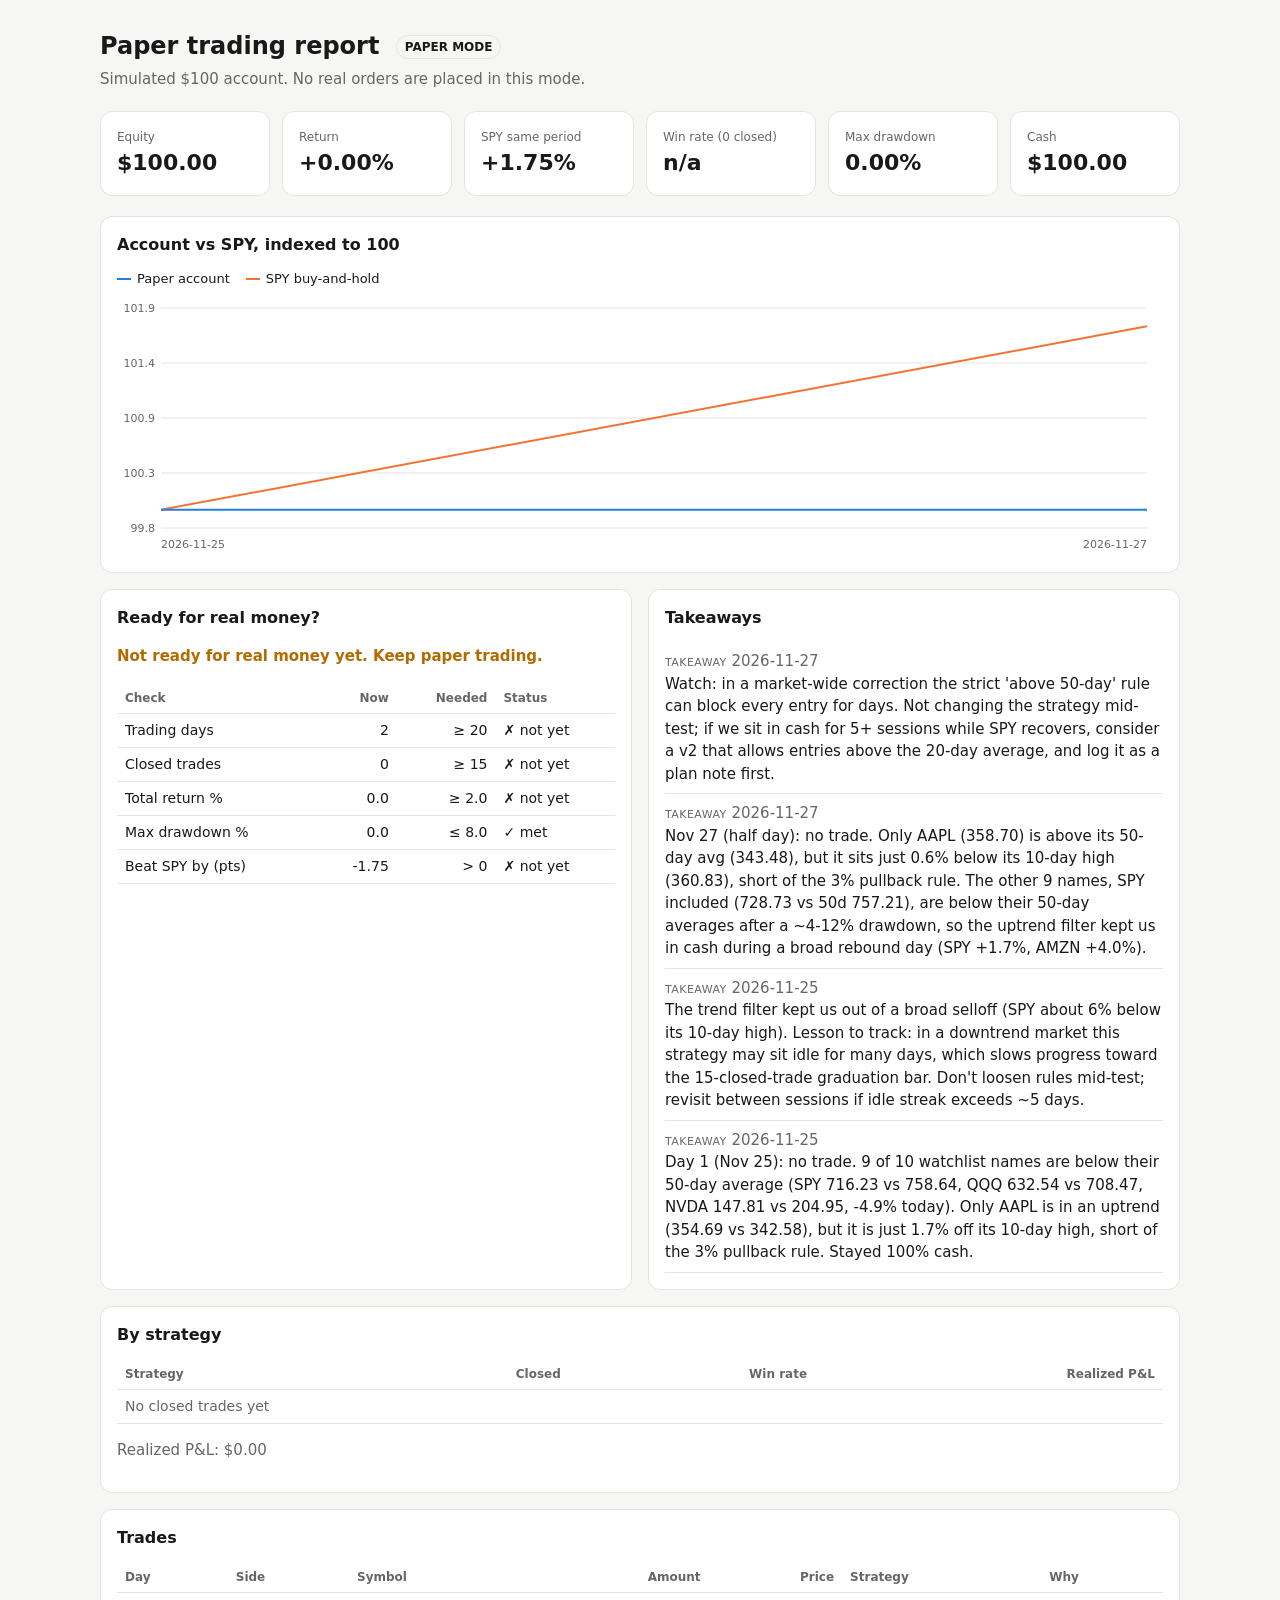
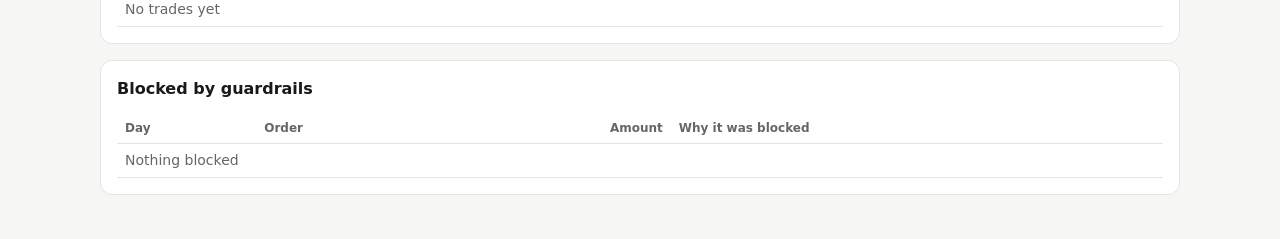
<file: report.html>
<!DOCTYPE html>
<html lang="en"><head><meta charset="utf-8"><meta name="viewport" content="width=device-width,initial-scale=1">
<title>Paper trading report</title>
<style>
.viz-root { color-scheme: light; --surface-1:#ffffff; --surface-2:#f6f6f4; --border:#e4e4e0;
  --text-primary:#191919; --text-secondary:#666666; --series-1:#257de0; --series-2:#f47230;
  --good:#008a17; --wait:#b26b00; }
@media (prefers-color-scheme: dark) { :root:where(:not([data-theme="light"])) .viz-root { color-scheme: dark;
  --surface-1:#191919; --surface-2:#222220; --border:#333331; --text-primary:#efefef; --text-secondary:#9c9c9c;
  --series-1:#338ced; --series-2:#e76624; --good:#0aac23; --wait:#d28e05; } }
* { box-sizing:border-box }
body { margin:0; font:15px/1.5 system-ui,-apple-system,Segoe UI,sans-serif }
.viz-root { background:var(--surface-2); color:var(--text-primary); min-height:100vh; padding:28px }
main { max-width:1080px; margin:0 auto }
h1 { font-size:24px; margin:0 0 4px } h2 { font-size:16px; margin:0 0 12px }
.muted { color:var(--text-secondary) }
.badge { display:inline-block; font-size:12px; font-weight:600; padding:2px 8px; border-radius:99px;
  border:1px solid var(--border); margin-left:8px; vertical-align:middle }
.tiles { display:grid; grid-template-columns:repeat(auto-fit,minmax(150px,1fr)); gap:12px; margin:20px 0 }
.tile, .card { background:var(--surface-1); border:1px solid var(--border); border-radius:12px; padding:16px }
.tile .k { font-size:12px; color:var(--text-secondary) } .tile .v { font-size:22px; font-weight:600; font-variant-numeric:tabular-nums }
.card { margin-bottom:16px }
.verdict { font-weight:600 } .verdict.good { color:var(--good) } .verdict.wait { color:var(--wait) }
.grid2 { display:grid; grid-template-columns:1fr 1fr; gap:16px } @media (max-width:760px) { .grid2 { grid-template-columns:1fr } }
table { width:100%; border-collapse:collapse; font-size:14px }
th, td { text-align:left; padding:6px 8px; border-bottom:1px solid var(--border); vertical-align:top }
th { font-weight:600; color:var(--text-secondary); font-size:12px }
.num { text-align:right; font-variant-numeric:tabular-nums }
.tag { font-size:11px; text-transform:uppercase; letter-spacing:.04em; color:var(--text-secondary) }
ul.notes { list-style:none; padding:0; margin:0 } ul.notes li { padding:8px 0; border-bottom:1px solid var(--border) }
.legend { display:flex; gap:16px; font-size:13px; margin-bottom:8px }
.legend i { display:inline-block; width:14px; height:2px; vertical-align:middle; margin-right:6px }
#chart { position:relative } #chart svg { width:100%; height:260px; display:block }
#tip { position:absolute; pointer-events:none; background:var(--surface-1); border:1px solid var(--border);
  border-radius:8px; padding:6px 10px; font-size:13px; display:none; white-space:nowrap; box-shadow:0 2px 8px rgba(0,0,0,.12) }
</style></head>
<body><div class="viz-root"><main>
<h1>Paper trading report <span class="badge">PAPER MODE</span></h1>
<div class="muted">Simulated $100 account. No real orders are placed in this mode.</div>

<div class="tiles">
 <div class="tile"><div class="k">Equity</div><div class="v">$100.00</div></div>
 <div class="tile"><div class="k">Return</div><div class="v">+0.00%</div></div>
 <div class="tile"><div class="k">SPY same period</div><div class="v">+1.75%</div></div>
 <div class="tile"><div class="k">Win rate (0 closed)</div><div class="v">n/a</div></div>
 <div class="tile"><div class="k">Max drawdown</div><div class="v">0.00%</div></div>
 <div class="tile"><div class="k">Cash</div><div class="v">$100.00</div></div>
</div>

<div class="card">
 <h2>Account vs SPY, indexed to 100</h2>
 <div class="legend"><span><i style="background:var(--series-1)"></i>Paper account</span>
  <span><i style="background:var(--series-2)"></i>SPY buy-and-hold</span></div>
 <div id="chart"><svg id="svg" role="img" aria-label="Paper account value versus SPY, both indexed to 100"></svg><div id="tip"></div></div>
</div>

<div class="grid2">
 <div class="card"><h2>Ready for real money?</h2><p class="verdict wait">Not ready for real money yet. Keep paper trading.</p>
  <table><tr><th>Check</th><th class=num>Now</th><th class=num>Needed</th><th>Status</th></tr><tr><td>Trading days</td><td class=num>2</td><td class=num>≥ 20</td><td>✗ not yet</td></tr><tr><td>Closed trades</td><td class=num>0</td><td class=num>≥ 15</td><td>✗ not yet</td></tr><tr><td>Total return %</td><td class=num>0.0</td><td class=num>≥ 2.0</td><td>✗ not yet</td></tr><tr><td>Max drawdown %</td><td class=num>0.0</td><td class=num>≤ 8.0</td><td>✓ met</td></tr><tr><td>Beat SPY by (pts)</td><td class=num>-1.75</td><td class=num>> 0</td><td>✗ not yet</td></tr></table></div>
 <div class="card"><h2>Takeaways</h2><ul class="notes"><li><span class=tag>takeaway</span> <span class=muted>2026-11-27</span><br>Watch: in a market-wide correction the strict &#x27;above 50-day&#x27; rule can block every entry for days. Not changing the strategy mid-test; if we sit in cash for 5+ sessions while SPY recovers, consider a v2 that allows entries above the 20-day average, and log it as a plan note first.</li><li><span class=tag>takeaway</span> <span class=muted>2026-11-27</span><br>Nov 27 (half day): no trade. Only AAPL (358.70) is above its 50-day avg (343.48), but it sits just 0.6% below its 10-day high (360.83), short of the 3% pullback rule. The other 9 names, SPY included (728.73 vs 50d 757.21), are below their 50-day averages after a ~4-12% drawdown, so the uptrend filter kept us in cash during a broad rebound day (SPY +1.7%, AMZN +4.0%).</li><li><span class=tag>takeaway</span> <span class=muted>2026-11-25</span><br>The trend filter kept us out of a broad selloff (SPY about 6% below its 10-day high). Lesson to track: in a downtrend market this strategy may sit idle for many days, which slows progress toward the 15-closed-trade graduation bar. Don&#x27;t loosen rules mid-test; revisit between sessions if idle streak exceeds ~5 days.</li><li><span class=tag>takeaway</span> <span class=muted>2026-11-25</span><br>Day 1 (Nov 25): no trade. 9 of 10 watchlist names are below their 50-day average (SPY 716.23 vs 758.64, QQQ 632.54 vs 708.47, NVDA 147.81 vs 204.95, -4.9% today). Only AAPL is in an uptrend (354.69 vs 342.58), but it is just 1.7% off its 10-day high, short of the 3% pullback rule. Stayed 100% cash.</li></ul></div>
</div>

<div class="card"><h2>By strategy</h2>
 <table><tr><th>Strategy</th><th class=num>Closed</th><th class=num>Win rate</th><th class=num>Realized P&amp;L</th></tr><tr><td colspan=4 class=muted>No closed trades yet</td></tr></table>
 <p class="muted">Realized P&amp;L: $0.00</p></div>

<div class="card"><h2>Trades</h2>
 <table><tr><th>Day</th><th>Side</th><th>Symbol</th><th class=num>Amount</th><th class=num>Price</th><th>Strategy</th><th>Why</th></tr><tr><td colspan=7 class=muted>No trades yet</td></tr></table></div>

<div class="card"><h2>Blocked by guardrails</h2>
 <table><tr><th>Day</th><th>Order</th><th class=num>Amount</th><th>Why it was blocked</th></tr><tr><td colspan=4 class=muted>Nothing blocked</td></tr></table></div>
</main></div>
<script>
const data = [{"day": "2026-11-25", "acct": 100.0, "spy": 100.0}, {"day": "2026-11-27", "acct": 100.0, "spy": 101.75}];
const svg = document.getElementById('svg'), tip = document.getElementById('tip');
function draw() {
  const W = svg.clientWidth, H = 260, L = 44, R = 16, T = 12, B = 28;
  svg.setAttribute('viewBox', `0 0 ${W} ${H}`);
  if (data.length < 2) { svg.innerHTML = `<text x="${W/2}" y="${H/2}" text-anchor="middle" fill="var(--text-secondary)">The chart fills in after two daily marks.</text>`; return; }
  const vals = data.flatMap(d => [d.acct, d.spy]).filter(v => v != null);
  let lo = Math.min(...vals, 100), hi = Math.max(...vals, 100); const pad = (hi - lo) * 0.1 || 1; lo -= pad; hi += pad;
  const x = i => L + i * (W - L - R) / (data.length - 1), y = v => T + (hi - v) * (H - T - B) / (hi - lo);
  const path = k => data.map((d, i) => d[k] == null ? '' : `${i && data[i-1][k] != null ? 'L' : 'M'}${x(i).toFixed(1)},${y(d[k]).toFixed(1)}`).join('');
  let g = '';
  for (let k = 0; k <= 4; k++) { const v = lo + (hi - lo) * k / 4;
    g += `<line x1="${L}" x2="${W-R}" y1="${y(v)}" y2="${y(v)}" stroke="var(--border)"/>`+
         `<text x="${L-6}" y="${y(v)+4}" text-anchor="end" font-size="11" fill="var(--text-secondary)">${v.toFixed(1)}</text>`; }
  [0, data.length - 1].forEach(i => g += `<text x="${x(i)}" y="${H-8}" text-anchor="${i ? 'end' : 'start'}" font-size="11" fill="var(--text-secondary)">${data[i].day}</text>`);
  g += `<path d="${path('spy')}" fill="none" stroke="var(--series-2)" stroke-width="2" stroke-linejoin="round"/>`;
  g += `<path d="${path('acct')}" fill="none" stroke="var(--series-1)" stroke-width="2" stroke-linejoin="round"/>`;
  g += `<line id="xh" y1="${T}" y2="${H-B}" stroke="var(--text-secondary)" stroke-dasharray="3 3" visibility="hidden"/>`;
  g += `<circle id="d1" r="4" fill="var(--series-1)" stroke="var(--surface-1)" stroke-width="2" visibility="hidden"/>`;
  g += `<circle id="d2" r="4" fill="var(--series-2)" stroke="var(--surface-1)" stroke-width="2" visibility="hidden"/>`;
  g += `<rect x="${L}" y="0" width="${W-L-R}" height="${H}" fill="transparent" id="hit"/>`;
  svg.innerHTML = g;
  const hit = svg.querySelector('#hit'), xh = svg.querySelector('#xh'), d1 = svg.querySelector('#d1'), d2 = svg.querySelector('#d2');
  hit.addEventListener('mousemove', ev => {
    const r = svg.getBoundingClientRect(), px = ev.clientX - r.left;
    const i = Math.max(0, Math.min(data.length - 1, Math.round((px - L) / (W - L - R) * (data.length - 1)))), d = data[i];
    [xh, d1, d2].forEach(n => n.setAttribute('visibility', 'visible'));
    xh.setAttribute('x1', x(i)); xh.setAttribute('x2', x(i));
    d1.setAttribute('cx', x(i)); d1.setAttribute('cy', y(d.acct));
    if (d.spy != null) { d2.setAttribute('cx', x(i)); d2.setAttribute('cy', y(d.spy)); } else d2.setAttribute('visibility', 'hidden');
    tip.innerHTML = `<b>${d.day}</b><br>Paper account: ${d.acct.toFixed(2)}<br>SPY: ${d.spy == null ? 'n/a' : d.spy.toFixed(2)}`;
    tip.style.display = 'block'; tip.style.left = Math.min(px + 12, W - 170) + 'px'; tip.style.top = '8px';
  });
  hit.addEventListener('mouseleave', () => { tip.style.display = 'none'; [xh, d1, d2].forEach(n => n.setAttribute('visibility', 'hidden')); });
}
draw(); addEventListener('resize', draw);
</script></body></html>
</file>
